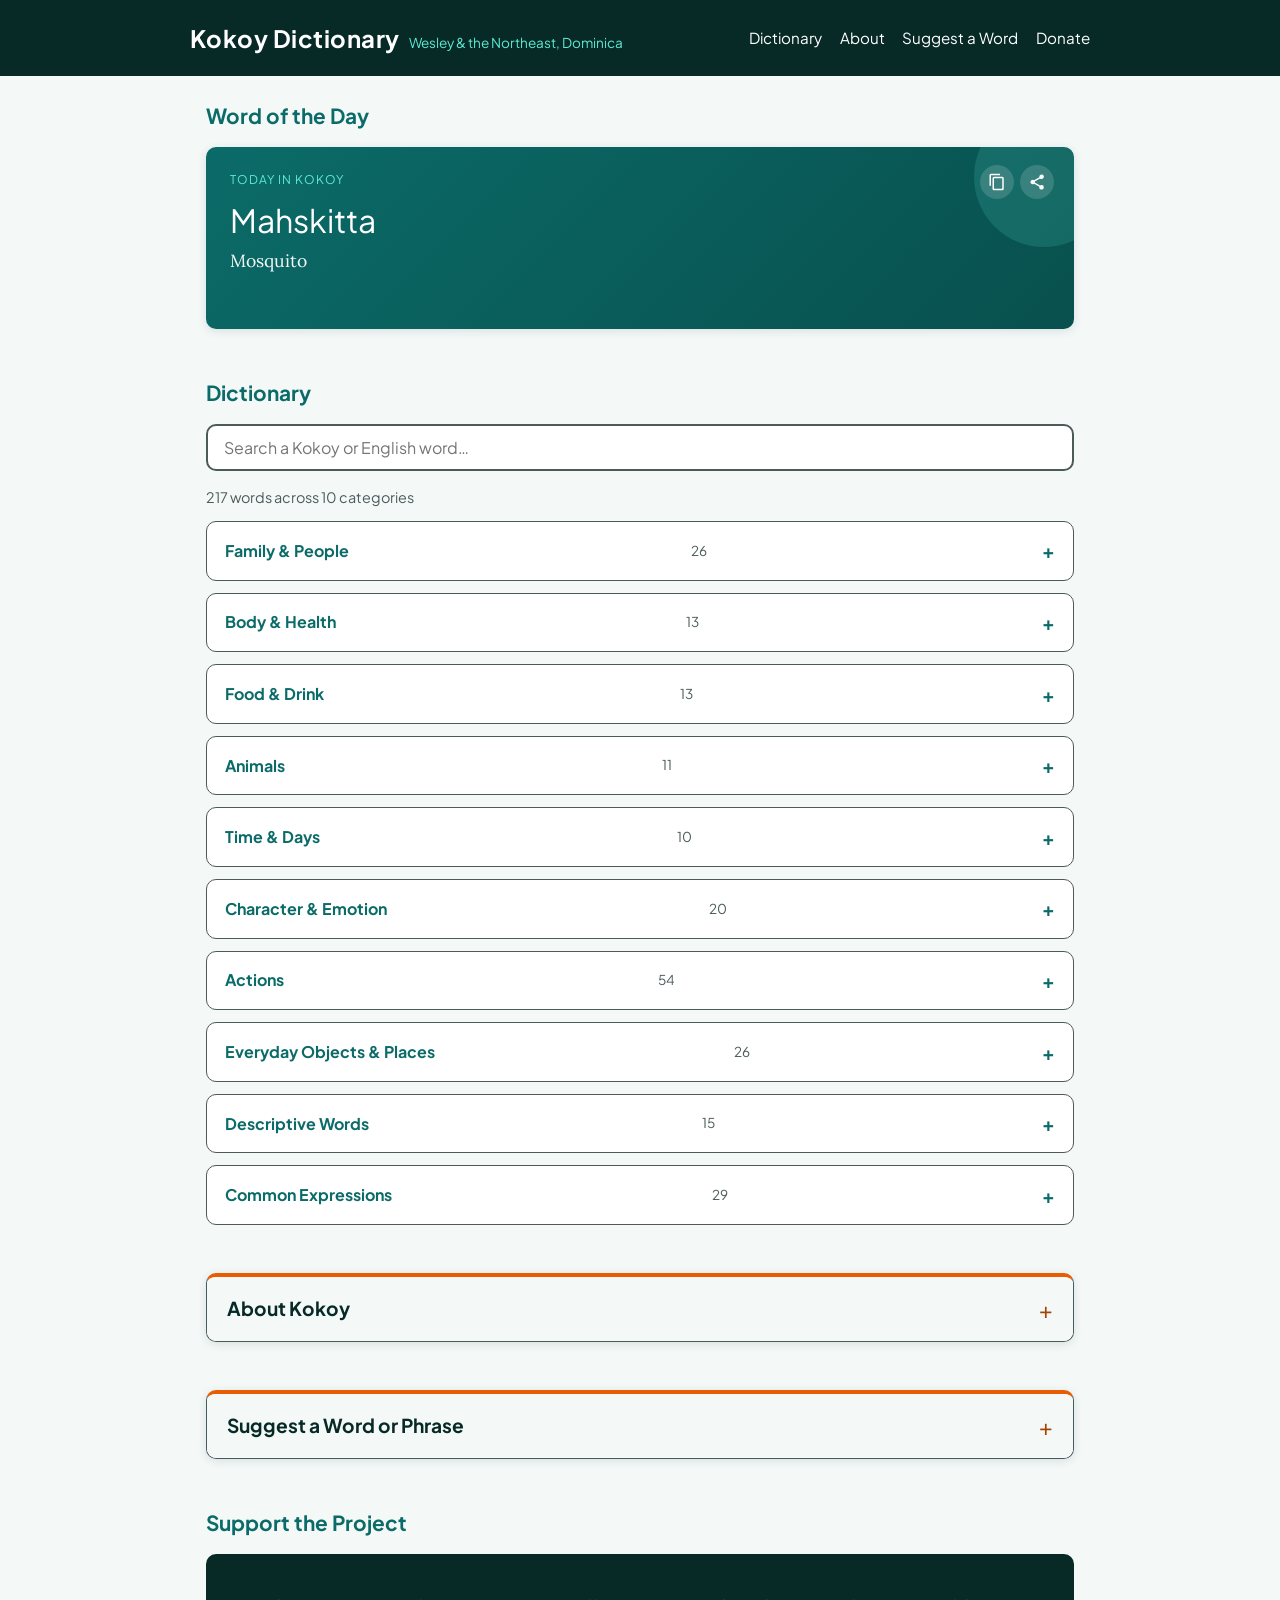
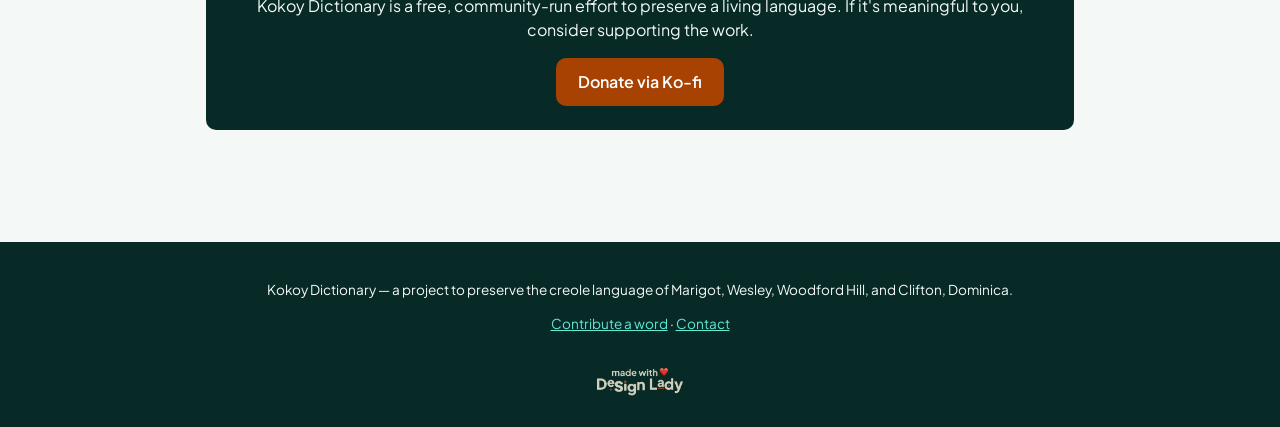
<file: index.html>
<!DOCTYPE html>
<html lang="en">
<head>
<meta charset="UTF-8" />
<meta name="viewport" content="width=device-width, initial-scale=1" />
<title>Kokoy Dictionary — Preserving the Creole of Northeast Dominica</title>
<meta name="description" content="A searchable, community-built dictionary of Kokoy, the English-based creole spoken in Marigot, Wesley, Woodford Hill, and Clifton, Dominica." />
<meta name="theme-color" content="#0B6B68" />
<link rel="manifest" href="manifest.json" />
<link rel="icon" href="icons/icon-192.png" />
<link rel="apple-touch-icon" href="icons/icon-192.png" />
<link rel="preconnect" href="https://fonts.googleapis.com" />
<link rel="preconnect" href="https://fonts.gstatic.com" crossorigin />
<link
  href="https://fonts.googleapis.com/css2?family=Plus+Jakarta+Sans:wght@500;600;700&family=Lora:ital,wght@0,400;0,500;1,400&display=swap"
  rel="stylesheet"
/>
<link rel="stylesheet" href="css/styles.css" />
</head>
<body>
<a class="skip-link" href="#main-content">Skip to main content</a>

<header class="site-header">
  <div class="header-inner">
    <div class="brand">
      <h1>Kokoy Dictionary</h1>
      <p class="tagline">Wesley &amp; the Northeast, Dominica</p>
    </div>
    <nav class="site-nav" aria-label="Primary">
      <ul>
        <li><a href="#dictionary">Dictionary</a></li>
        <li><a href="#about">About</a></li>
        <li><a href="#suggest">Suggest a Word</a></li>
        <li><a href="#donate">Donate</a></li>
      </ul>
    </nav>
  </div>
</header>

<main id="main-content">

  <div id="install-banner" class="install-banner" role="status">
    <span>Install Kokoy Dictionary on your device for offline access.</span>
    <button id="install-btn" class="btn btn-secondary">Install</button>
  </div>

  <section id="wotd" aria-labelledby="wotd-heading">
    <h2 id="wotd-heading">Word of the Day</h2>
    <div class="wotd-card" id="wotd-card">
      <div class="wotd-actions">
        <button type="button" class="icon-btn" id="wotd-copy-btn" aria-label="Copy word of the day">
          <svg viewBox="0 0 24 24" width="18" height="18" aria-hidden="true"><path fill="currentColor" d="M16 1H4a2 2 0 0 0-2 2v14h2V3h12V1Zm3 4H8a2 2 0 0 0-2 2v14a2 2 0 0 0 2 2h11a2 2 0 0 0 2-2V7a2 2 0 0 0-2-2Zm0 16H8V7h11v14Z"/></svg>
        </button>
        <button type="button" class="icon-btn" id="wotd-share-btn" aria-label="Share word of the day">
          <svg viewBox="0 0 24 24" width="18" height="18" aria-hidden="true"><path fill="currentColor" d="M18 16.08a2.9 2.9 0 0 0-1.94.75l-7.02-4.11a2.9 2.9 0 0 0 0-1.44l7.02-4.11a3 3 0 1 0-.94-2.16 3 3 0 0 0 .06.6L8.16 9.72a3 3 0 1 0 0 4.56l7.02 4.11a3 3 0 1 0 2.82-2.31Z"/></svg>
        </button>
      </div>
      <p class="wotd-label">Today in Kokoy</p>
      <p class="wotd-word" id="wotd-word">—</p>
      <p class="wotd-english" id="wotd-english">Loading…</p>
      <p class="wotd-pron" id="wotd-pron"></p>
      <p class="wotd-status" id="wotd-status" role="status" aria-live="polite"></p>
    </div>
  </section>

  <section id="dictionary" aria-labelledby="dictionary-heading">
    <h2 id="dictionary-heading">Dictionary</h2>

    <div class="search-wrap" role="search">
      <label for="search-input" class="visually-hidden">Search Kokoy or English words</label>
      <input
        type="text"
        id="search-input"
        placeholder="Search a Kokoy or English word…"
        autocomplete="off"
      />
    </div>

    <div class="chip-filter" id="category-chips" role="group" aria-label="Filter by category"></div>

    <p class="result-count" id="result-count" aria-live="polite"></p>

    <ul class="word-list" id="word-list"></ul>
  </section>

  <section id="about-section">
    <details class="section-accordion" id="about">
      <summary aria-controls="about-body">
        <h2 id="about-heading">About Kokoy</h2>
      </summary>
      <div class="accordion-body" id="about-body">
        <div class="about-grid">
          <div class="about-item">
            <h3>The Language Gap</h3>
            <p>When the British took over Dominica from the French, they could not communicate with the enslaved people, who spoke French Creole (Kwéyòl). To bridge that gap, the British brought English-speaking enslaved people from Antigua, Montserrat, and St. Kitts to work specific estates, including Hatton Garden and Woodford Hill.</p>
          </div>
          <div class="about-item">
            <h3>A New Culture and Religion</h3>
            <p>These new arrivals brought their own customs, Protestant/Methodist religion, and English-based language, which strongly shaped the northeastern villages of Marigot, Wesley, Woodford Hill, and Clifton.</p>
          </div>
          <div class="about-item">
            <h3>The Birth of Kokoy</h3>
            <p>To communicate across the language barrier, an English-based creole called Kokoy was created, related to the creoles spoken in Jamaica and Antigua.</p>
          </div>
          <div class="about-item">
            <h3>How Kokoy Is Viewed Today</h3>
            <p>Once dismissed as a dialect for the uneducated, Kokoy is now celebrated and widely accepted, with speakers pushing for its recognition as a valid language in its own right.</p>
          </div>
          <div class="about-item">
            <h3>The Name "Kokoy"</h3>
            <p>Its origin is uncertain. Local lore says people from other villages thought the accent sounded like someone choking on a piece of kokoy (dry coconut meat).</p>
          </div>
          <div class="about-item">
            <h3>Why This Project Exists</h3>
            <p>To document and preserve Kokoy for future generations, built and maintained by a community member from Wesley, Dominica.</p>
          </div>
        </div>
      </div>
    </details>
  </section>

  <section id="suggest-section">
    <details class="section-accordion" id="suggest">
      <summary aria-controls="suggest-body">
        <h2 id="suggest-heading">Suggest a Word or Phrase</h2>
      </summary>
      <div class="accordion-body" id="suggest-body">
        <p>Know a Kokoy word, phrase, or correction that belongs here? Submit it below — no account needed.</p>
        <form id="suggest-form">
          <input type="hidden" name="access_key" id="s-access-key" value="" />
          <input type="hidden" name="subject" value="New Kokoy word suggestion" />
          <input
            type="checkbox"
            name="botcheck"
            id="s-botcheck"
            class="visually-hidden"
            tabindex="-1"
            autocomplete="off"
          />

          <label for="s-kokoy">Kokoy word or phrase</label>
          <input type="text" id="s-kokoy" name="kokoy" required />

          <label for="s-english">English meaning</label>
          <input type="text" id="s-english" name="english" required />

          <label for="s-pron">Pronunciation (optional, spelled phonetically)</label>
          <input type="text" id="s-pron" name="pronunciation" />

          <label for="s-example">Example sentence (optional)</label>
          <textarea id="s-example" name="example"></textarea>

          <label for="s-name">Your name or village (optional, for credit)</label>
          <input type="text" id="s-name" name="contributor" />

          <p class="form-hint" id="suggest-hint">Submitted directly to our team. Nothing is posted publicly.</p>

          <div class="form-actions">
            <button type="submit" class="btn btn-primary" aria-describedby="suggest-hint">Submit Suggestion</button>
          </div>

          <p id="suggest-status" class="form-status" role="status" aria-live="polite"></p>
        </form>

        <p class="form-alt">
          Prefer GitHub?
          <button type="button" id="suggest-github-btn" class="link-btn">Submit as a GitHub Issue instead</button>
        </p>
      </div>
    </details>
  </section>

  <section id="donate" aria-labelledby="donate-heading">
    <h2 id="donate-heading">Support the Project</h2>
    <div class="donate-card">
      <p>Kokoy Dictionary is a free, community-run effort to preserve a living language. If it's meaningful to you, consider supporting the work.</p>
      <a id="kofi-link" class="btn btn-donate" href="#" target="_blank" rel="noopener">Donate via Ko-fi</a>
    </div>
  </section>

</main>

<div id="copy-announcer" class="visually-hidden" role="status" aria-live="polite"></div>

<footer>
  <p>Kokoy Dictionary &mdash; a project to preserve the creole language of Marigot, Wesley, Woodford Hill, and Clifton, Dominica.</p>
  <p><a href="#suggest">Contribute a word</a> &middot; <a id="footer-email" href="#">Contact</a></p>
  <a class="made-by" href="https://jerlyn.github.io/" target="_blank" rel="noopener">
    <img src="icons/made.png" alt="Made with Design Lady" width="142" height="53" />
  </a>
</footer>

<script src="js/config.js"></script>
<script src="js/app.js"></script>
</body>
</html>
</file>
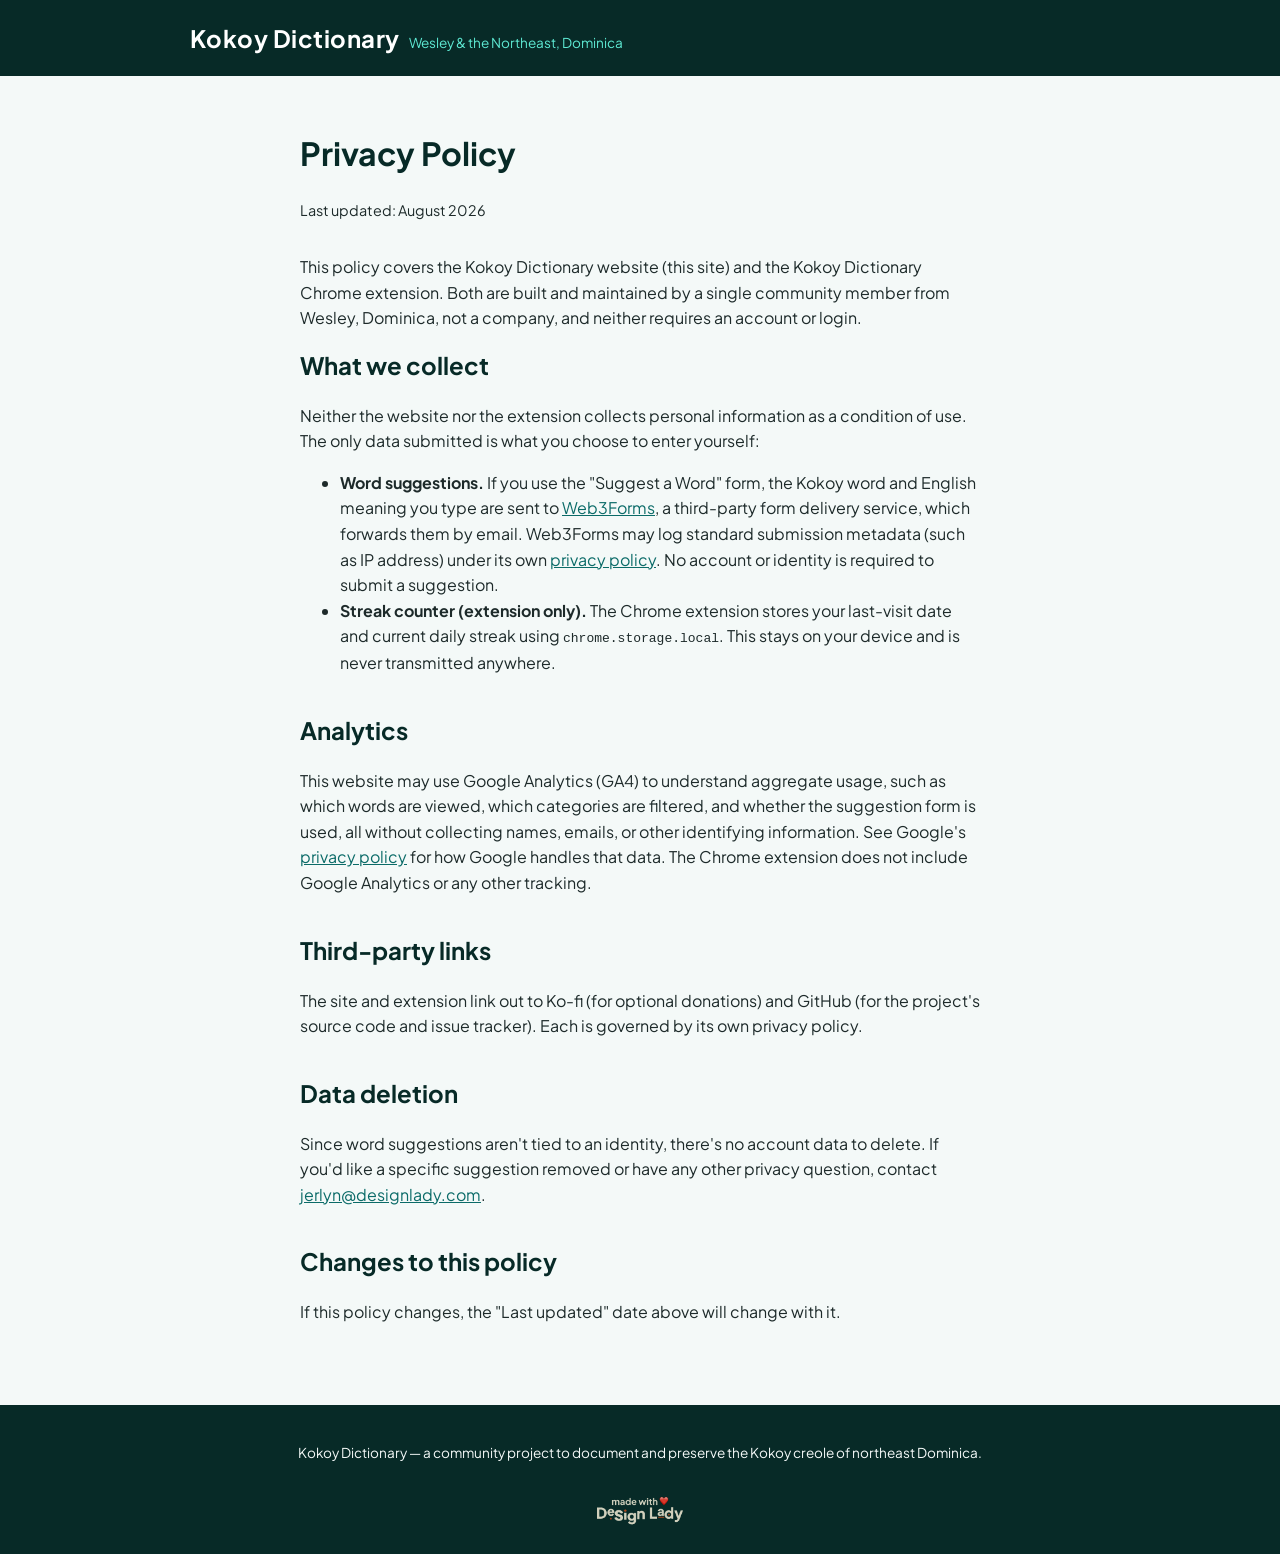
<file: privacy.html>
<!DOCTYPE html>
<html lang="en">
<head>
<meta charset="UTF-8" />
<meta name="viewport" content="width=device-width, initial-scale=1" />
<title>Privacy Policy — Kokoy Dictionary</title>
<meta name="description" content="Privacy policy for the Kokoy Dictionary website and Chrome extension." />
<meta name="theme-color" content="#0B6B68" />
<link rel="icon" href="icons/icon-192.png" />
<link rel="preconnect" href="https://fonts.googleapis.com" />
<link rel="preconnect" href="https://fonts.gstatic.com" crossorigin />
<link
  href="https://fonts.googleapis.com/css2?family=Plus+Jakarta+Sans:wght@500;600;700&family=Lora:ital,wght@0,400;0,500;1,400&display=swap"
  rel="stylesheet"
/>
<link rel="stylesheet" href="css/styles.css" />
<style>
  .policy-main { max-width: 720px; margin: 0 auto; padding: 2rem 1.25rem 4rem; }
  .policy-main h2 { margin-top: 2.25rem; }
  .policy-main h2:first-of-type { margin-top: 1rem; }
  .policy-main p, .policy-main li { color: var(--charcoal); line-height: 1.6; }
  .policy-updated { color: var(--slate); font-size: 0.9rem; margin-bottom: 2rem; }
  .policy-main a { color: var(--teal); }
</style>
</head>
<body>
<a class="skip-link" href="#main-content">Skip to main content</a>

<header class="site-header">
  <div class="header-inner">
    <div class="brand">
      <h1><a href="index.html" style="color:inherit; text-decoration:none;">Kokoy Dictionary</a></h1>
      <p class="tagline">Wesley &amp; the Northeast, Dominica</p>
    </div>
  </div>
</header>

<main id="main-content" class="policy-main">
  <h1>Privacy Policy</h1>
  <p class="policy-updated">Last updated: August 2026</p>

  <p>This policy covers the Kokoy Dictionary website (this site) and the Kokoy Dictionary Chrome extension. Both are built and maintained by a single community member from Wesley, Dominica, not a company, and neither requires an account or login.</p>

  <h2>What we collect</h2>
  <p>Neither the website nor the extension collects personal information as a condition of use. The only data submitted is what you choose to enter yourself:</p>
  <ul>
    <li><strong>Word suggestions.</strong> If you use the "Suggest a Word" form, the Kokoy word and English meaning you type are sent to <a href="https://web3forms.com" target="_blank" rel="noopener">Web3Forms</a>, a third-party form delivery service, which forwards them by email. Web3Forms may log standard submission metadata (such as IP address) under its own <a href="https://web3forms.com/privacy" target="_blank" rel="noopener">privacy policy</a>. No account or identity is required to submit a suggestion.</li>
    <li><strong>Streak counter (extension only).</strong> The Chrome extension stores your last-visit date and current daily streak using <code>chrome.storage.local</code>. This stays on your device and is never transmitted anywhere.</li>
  </ul>

  <h2>Analytics</h2>
  <p>This website may use Google Analytics (GA4) to understand aggregate usage, such as which words are viewed, which categories are filtered, and whether the suggestion form is used, all without collecting names, emails, or other identifying information. See Google's <a href="https://policies.google.com/privacy" target="_blank" rel="noopener">privacy policy</a> for how Google handles that data. The Chrome extension does not include Google Analytics or any other tracking.</p>

  <h2>Third-party links</h2>
  <p>The site and extension link out to Ko-fi (for optional donations) and GitHub (for the project's source code and issue tracker). Each is governed by its own privacy policy.</p>

  <h2>Data deletion</h2>
  <p>Since word suggestions aren't tied to an identity, there's no account data to delete. If you'd like a specific suggestion removed or have any other privacy question, contact <a href="mailto:jerlyn@designlady.com">jerlyn@designlady.com</a>.</p>

  <h2>Changes to this policy</h2>
  <p>If this policy changes, the "Last updated" date above will change with it.</p>
</main>

<footer>
  <p>Kokoy Dictionary &mdash; a community project to document and preserve the Kokoy creole of northeast Dominica.</p>
  <a class="made-by" href="https://designlady.com" target="_blank" rel="noopener">
    <img src="icons/made.png" alt="Made with Design Lady" width="142" height="53" />
  </a>
</footer>

</body>
</html>
</file>
<file: css/styles.css>
/* Kokoy Dictionary — standalone tropical palette (deliberately not the
   Design Lady brand system; this project has its own identity).
   Primary:  #0B6B68 (deep ocean teal)
   Secondary:#E85D04 (sunset coral) — used as --coral-dark (#A74202) for any
             text-bearing use, since white-on-#E85D04 only measures 3.50:1
             and fails the 4.5:1 AA floor for normal text. Reserve plain
             --coral for large decorative fills only, never small text.
   Dark:     #072A27 (deep forest night)
   Accent:   #5EEAD4 (mint — dark backgrounds only, mirrors the old cyan's
             role, see focus-ring note below)
   Neutrals: #FFFFFF, #F4F9F8 (warm white), #1D2A2A (charcoal), #4B5B5A (slate)
   All pairs below verified WCAG AA with a contrast-ratio script, not by
   eye. --mint measures ~1.4:1 on white/warmwhite, so it is ONLY used as
   text/UI color on forest or teal backgrounds (10.4:1+), never on light
   ones — same rule that applied to the old --cyan. */

:root {
  --teal: #0B6B68;
  --teal-hover: #08504E;
  --coral: #E85D04;
  --coral-dark: #A74202;
  --coral-dark-hover: #8B3702;
  --forest: #072A27;
  --mint: #5EEAD4;
  --white: #FFFFFF;
  --warmwhite: #F4F9F8;
  --charcoal: #1D2A2A;
  --slate: #4B5B5A;
  --soft-divider: #CBD5D3;
  /* Flat pre-computed 8% teal-over-white, used for chip/tag fills — a
     solid color, not a live rgba() overlay, so its contrast stays fixed
     and verifiable regardless of what's rendered underneath (deliberately
     avoiding the unpredictable-contrast problem true glassmorphism has). */
  --teal-tint: #EBF3F3;

  /* Headings + UI chrome (nav, buttons, chips, labels): Plus Jakarta Sans,
     geometric and clear at small sizes. Definitions/notes/history content:
     Lora, a serif to give word entries an authentic lexicon feel. Both
     fall back to the system stack if the Google Fonts request can't reach
     the network (e.g. offline PWA use before the font's been cached). */
  --font-heading: "Plus Jakarta Sans", -apple-system, BlinkMacSystemFont, "Segoe UI", Roboto, Helvetica, Arial, sans-serif;
  --font-body: "Plus Jakarta Sans", -apple-system, BlinkMacSystemFont, "Segoe UI", Roboto, Helvetica, Arial, sans-serif;
  --font-serif: "Lora", Georgia, "Times New Roman", serif;
  --radius: 10px;
  --shadow: 0 2px 10px rgba(7, 42, 39, 0.12);
}

* { box-sizing: border-box; }

html { scroll-behavior: smooth; }

body {
  margin: 0;
  font-family: var(--font-body);
  background: var(--warmwhite);
  color: var(--forest);
  line-height: 1.5;
}

/* Skip link for keyboard/screen-reader users */
.skip-link {
  position: absolute;
  left: -999px;
  top: 0;
  background: var(--white);
  color: var(--teal);
  padding: 0.75rem 1rem;
  z-index: 100;
  border-radius: 0 0 8px 0;
}
.skip-link:focus {
  left: 0;
}

.visually-hidden {
  position: absolute;
  width: 1px;
  height: 1px;
  padding: 0;
  margin: -1px;
  overflow: hidden;
  clip: rect(0, 0, 0, 0);
  white-space: nowrap;
  border: 0;
}

/* Focus visibility — WCAG 2.4.7 / 1.4.11 (non-text contrast, 3:1 minimum).
   Purple-on-cyan and cyan-on-navy both clear contrast; purple-on-navy and
   cyan-on-white do not (1.5:1 / 1.6:1) — so the ring color is scoped to
   the background it actually renders against, not applied globally. */
a:focus-visible,
button:focus-visible,
input:focus-visible,
select:focus-visible,
textarea:focus-visible,
[tabindex]:focus-visible {
  outline: 3px solid var(--teal);
  outline-offset: 3px;
}

/* Dark-background containers: swap the ring to cyan so it stays visible. */
header.site-header :focus-visible,
footer :focus-visible,
.donate-card :focus-visible,
.wotd-card :focus-visible {
  outline-color: var(--mint);
}

header.site-header {
  background: var(--forest);
  color: var(--white);
  padding: 1.25rem 1rem;
}

.header-inner {
  max-width: 900px;
  margin: 0 auto;
  display: flex;
  align-items: center;
  justify-content: space-between;
  flex-wrap: wrap;
  gap: 0.75rem;
}

.brand {
  display: flex;
  align-items: baseline;
  gap: 0.6rem;
}

.brand h1 {
  margin: 0;
  font-size: 1.5rem;
  letter-spacing: 0.02em;
}

.brand .tagline {
  color: var(--mint);
  font-size: 0.85rem;
  margin: 0;
}

nav.site-nav ul {
  list-style: none;
  display: flex;
  gap: 1.1rem;
  margin: 0;
  padding: 0;
  flex-wrap: wrap;
}

nav.site-nav a {
  color: var(--white);
  text-decoration: none;
  font-size: 0.95rem;
  border-bottom: 2px solid transparent;
  padding-bottom: 2px;
}

nav.site-nav a:hover,
nav.site-nav a:focus-visible {
  border-bottom-color: var(--mint);
}

main {
  max-width: 900px;
  margin: 0 auto;
  padding: 1.5rem 1rem 4rem;
}

section {
  margin-bottom: 3rem;
}

section > h2 {
  color: var(--teal);
  font-weight: 700;
  font-size: 1.3rem;
  margin-top: 2.5rem;
  margin-bottom: 1rem;
}

section:first-of-type > h2 {
  margin-top: 0;
}

/* Section-level accordion (About, Suggest a Word) — native <details>, so it
   works with zero JS and is keyboard/screen-reader operable by default.
   Styled deliberately bolder than .category-group below: these are site
   sections (structure), not dictionary content, and should read that way
   at a glance rather than blending into the word-browsing list. */
.section-accordion {
  border: 1px solid var(--slate);
  border-top: 4px solid var(--coral);
  border-radius: var(--radius);
  background: var(--white);
  box-shadow: var(--shadow);
  overflow: hidden;
}

.section-accordion > summary {
  cursor: pointer;
  list-style: none;
  display: flex;
  align-items: center;
  justify-content: space-between;
  gap: 0.75rem;
  padding: 1.1rem 1.25rem;
  background: var(--warmwhite);
}

.section-accordion > summary::-webkit-details-marker { display: none; }

.section-accordion > summary h2 {
  margin: 0;
  border-bottom: none;
  padding-bottom: 0;
  font-size: 1.2rem;
}

.section-accordion > summary::after {
  content: "+";
  font-size: 1.4rem;
  line-height: 1;
  color: var(--coral-dark);
  flex-shrink: 0;
  transition: transform 0.15s ease;
}

.section-accordion[open] > summary::after {
  content: "\2212"; /* minus sign */
}

.section-accordion .accordion-body {
  padding: 1.25rem;
}

/* Category groups (below, in the Dictionary section) stay deliberately
   plain and flat by contrast — content chunks, not navigation. */

/* Word of the day */
.wotd-card {
  /* Gradient between two already-verified colors (6.33:1 and 9.26:1 for
     white text) rather than introducing an unverified third color — every
     point along the ramp stays comfortably above the 4.5:1 floor. */
  background: linear-gradient(135deg, var(--teal) 0%, var(--teal-hover) 100%);
  color: var(--white);
  border-radius: var(--radius);
  padding: 1.5rem;
  box-shadow: var(--shadow);
  position: relative;
  overflow: hidden;
}

.wotd-card::before {
  content: "";
  position: absolute;
  right: -40px;
  top: -40px;
  width: 140px;
  height: 140px;
  border-radius: 50%;
  background: var(--mint);
  opacity: 0.15;
}

.wotd-label {
  text-transform: uppercase;
  font-size: 0.75rem;
  letter-spacing: 0.08em;
  color: var(--mint);
  margin: 0 0 0.4rem;
}

.wotd-word {
  font-size: 2rem;
  margin: 0;
  font-family: var(--font-heading);
  padding-right: 5rem; /* keeps long words from running under the icons */
}

.wotd-actions {
  position: absolute;
  top: 1.1rem;
  right: 1.25rem;
  display: flex;
  gap: 0.35rem;
  z-index: 2;
}

.icon-btn {
  display: inline-flex;
  align-items: center;
  justify-content: center;
  width: 34px;
  height: 34px;
  padding: 0;
  border: none;
  border-radius: 50%;
  background: rgba(255, 255, 255, 0.15);
  color: var(--white);
  cursor: pointer;
}

.icon-btn:hover {
  background: rgba(255, 255, 255, 0.28);
}

.wotd-status {
  /* White, not mint: mint-on-teal measures 4.28:1 at the gradient's darker
     end, just under the 4.5:1 text floor. White clears 6.33:1/9.26:1
     across the whole gradient, so it's safe regardless of where this text
     sits on the card. */
  margin: 0.5rem 0 0;
  font-size: 0.85rem;
  font-weight: 600;
  color: var(--white);
  min-height: 1.1em;
}

.wotd-english {
  font-size: 1.1rem;
  margin: 0.25rem 0 0.75rem;
  color: var(--warmwhite);
  font-family: var(--font-serif);
}

.wotd-pron {
  font-style: italic;
  color: var(--warmwhite);
  opacity: 0.85;
  font-family: var(--font-serif);
}

/* Search */
.search-wrap {
  display: flex;
  gap: 0.6rem;
  flex-wrap: wrap;
  margin-bottom: 1rem;
}

#search-input {
  flex: 1 1 240px;
  padding: 0.7rem 1rem;
  font-size: 1rem;
  border: 2px solid var(--slate);
  border-radius: var(--radius);
  background: var(--white);
  color: var(--forest);
}

#search-input:focus-visible {
  border-color: var(--teal);
}

/* Category chips — replace the old single-select dropdown. Toggle buttons,
   one active at a time, "All" included. */
.chip-filter {
  display: flex;
  flex-wrap: wrap;
  gap: 0.5rem;
  margin: 0 0 1rem;
}

/* Shown only once search or a category is active — see renderResults() in
   app.js. While browsing, the accordion headers already list categories. */
.chip-filter--hidden {
  display: none;
}

.chip {
  border: 1px solid transparent;
  background: var(--teal-tint);
  color: var(--teal);
  border-radius: 999px;
  padding: 0.45rem 0.9rem;
  font-size: 0.85rem;
  font-weight: 600;
  cursor: pointer;
}

.chip:hover {
  border-color: var(--teal);
}

.chip[aria-pressed="true"] {
  background: var(--teal);
  color: var(--white);
  box-shadow: 0 2px 8px rgba(11, 107, 104, 0.35);
}

.result-count {
  color: var(--slate);
  font-size: 0.9rem;
  margin: 0 0 0.75rem;
}

/* Word list */
.word-list {
  list-style: none;
  margin: 0;
  padding: 0;
  display: grid;
  gap: 0.75rem;
}

.word-card {
  background: var(--white);
  border: 1px solid var(--slate);
  border-radius: var(--radius);
  padding: 1rem 1.1rem;
}

.word-card summary {
  cursor: pointer;
  list-style: none;
  display: flex;
  align-items: baseline;
  justify-content: space-between;
  gap: 0.75rem;
  flex-wrap: wrap;
}

.word-card summary::-webkit-details-marker { display: none; }

.word-copy-btn {
  align-self: center;
  display: inline-flex;
  align-items: center;
  justify-content: center;
  width: 28px;
  height: 28px;
  padding: 0;
  border: none;
  border-radius: 50%;
  background: transparent;
  color: var(--teal);
  cursor: pointer;
  flex-shrink: 0;
}

.word-copy-btn:hover {
  background: var(--teal-tint);
}

.word-copy-btn.copied {
  background: var(--teal);
  color: var(--white);
}

.word-kokoy {
  font-weight: 700;
  font-size: 1.15rem;
  color: var(--teal);
}

.word-english {
  color: var(--charcoal);
}

.word-tag {
  display: inline-block;
  background: var(--warmwhite);
  color: var(--teal);
  border: 1px solid var(--teal);
  border-radius: 999px;
  padding: 0.1rem 0.6rem;
  font-size: 0.75rem;
  margin-left: 0.5rem;
}

.word-detail {
  margin-top: 0.7rem;
  padding-top: 0.7rem;
  border-top: 1px dashed var(--soft-divider);
  color: var(--charcoal);
  font-size: 0.95rem;
  font-family: var(--font-serif);
}

.word-detail dt {
  font-weight: 600;
  color: var(--slate);
  margin-top: 0.5rem;
}

.word-detail dd {
  margin: 0.15rem 0 0;
}

.empty-state {
  color: var(--slate);
  padding: 2rem 1rem;
  text-align: center;
}

/* Category groups — collapsed by default in the grouped (browse) view, so
   mobile lands on ~10 tappable rows instead of scrolling 217 words. */
.category-group {
  background: var(--white);
  border: 1px solid var(--slate);
  border-radius: var(--radius);
  overflow: hidden;
}

.category-group > summary {
  cursor: pointer;
  list-style: none;
  display: flex;
  align-items: center;
  justify-content: space-between;
  gap: 0.75rem;
  padding: 0.9rem 1.1rem;
  font-weight: 700;
  color: var(--teal);
}

.category-group > summary::-webkit-details-marker { display: none; }

.category-group > summary::after {
  content: "+";
  font-size: 1.2rem;
  color: var(--teal);
  flex-shrink: 0;
}

.category-group[open] > summary::after {
  content: "\2212";
}

.category-group .category-count {
  color: var(--slate);
  font-weight: 400;
  font-size: 0.85rem;
  margin-left: 0.4rem;
}

.category-group .word-list {
  padding: 0 0.75rem 0.75rem;
}

.category-group .word-card {
  border-color: var(--warmwhite);
  background: var(--warmwhite);
}

/* Buttons */
.btn {
  display: inline-block;
  padding: 0.75rem 1.4rem;
  border-radius: var(--radius);
  font-weight: 600;
  text-decoration: none;
  border: none;
  cursor: pointer;
  font-size: 1rem;
}

.btn-primary {
  background: var(--teal);
  color: var(--white);
}
.btn-primary:hover, .btn-primary:focus-visible { background: var(--teal-hover); }

.btn-donate {
  /* White on plain --coral is 3.31:1 (fails AA); pink-dark clears 4.80:1. */
  background: var(--coral-dark);
  color: var(--white);
}
.btn-donate:hover, .btn-donate:focus-visible { background: var(--coral-dark-hover); }

.btn-secondary {
  background: var(--white);
  color: var(--teal);
  border: 2px solid var(--teal);
}
.btn-secondary:hover, .btn-secondary:focus-visible { background: var(--warmwhite); }

/* Forms */
label {
  display: block;
  font-weight: 600;
  margin: 0.9rem 0 0.3rem;
  color: var(--charcoal);
}

input[type="text"],
input[type="email"],
textarea,
select {
  width: 100%;
  padding: 0.65rem 0.8rem;
  border: 2px solid var(--soft-divider);
  border-radius: 8px;
  font-family: inherit;
  font-size: 1rem;
  color: var(--forest);
  background: var(--white);
}

textarea { min-height: 90px; resize: vertical; }

.form-hint {
  color: var(--slate);
  font-size: 0.85rem;
  margin: 0.2rem 0 0;
}

.form-actions {
  margin-top: 1.2rem;
}

.form-status {
  margin: 0.75rem 0 0;
  font-weight: 600;
  color: var(--teal);
  min-height: 1.2em;
}

.form-alt {
  margin: 1.25rem 0 0;
  padding-top: 1.1rem;
  border-top: 1px dashed var(--soft-divider);
  color: var(--slate);
  font-size: 0.9rem;
  display: flex;
  align-items: center;
  gap: 0.6rem;
  flex-wrap: wrap;
}

/* Styled as a plain text link, not a button, on purpose: it's a quieter
   secondary path and shouldn't visually compete with the real submit
   button above it. Kept as a <button> element (not <a>) since it triggers
   a JS action, not a navigation, that distinction matters for screen
   reader users even though it reads as a link. */
.link-btn {
  background: none;
  border: none;
  padding: 0;
  font: inherit;
  font-size: 0.9rem;
  font-weight: 600;
  color: var(--teal);
  text-decoration: underline;
  text-underline-offset: 2px;
  cursor: pointer;
}

.link-btn:hover,
.link-btn:focus-visible {
  color: var(--teal-hover);
}

/* About — semantic grid instead of consecutive bolded paragraphs */
.about-grid {
  display: grid;
  grid-template-columns: 1fr;
  gap: 1.1rem;
  margin: 0;
}

.about-item {
  background: var(--white);
  border: 1px solid var(--soft-divider);
  border-radius: var(--radius);
  padding: 1.1rem 1.25rem;
  box-shadow: var(--shadow);
}

.about-item h3 {
  margin: 0 0 0.4rem;
  color: var(--teal);
  font-size: 1.05rem;
}

.about-item p {
  margin: 0;
  color: var(--charcoal);
  font-family: var(--font-serif);
  line-height: 1.6;
}

@media (min-width: 640px) {
  .about-grid {
    grid-template-columns: repeat(2, 1fr);
  }
}

/* Donate section */
.donate-card {
  background: var(--forest);
  color: var(--white);
  border-radius: var(--radius);
  padding: 1.5rem;
  text-align: center;
}
.donate-card p { color: var(--warmwhite); }

footer {
  background: var(--forest);
  color: var(--warmwhite);
  text-align: center;
  padding: 1.5rem 1rem;
  font-size: 0.85rem;
}

footer a { color: var(--mint); }

.made-by {
  display: inline-block;
  margin-top: 1.1rem;
  opacity: 0.85;
  transition: opacity 0.15s ease;
}

.made-by:hover,
.made-by:focus-visible {
  opacity: 1;
}

.made-by img {
  display: block;
  height: 32px;
  width: auto;
}

.install-banner {
  display: none;
  align-items: center;
  justify-content: space-between;
  gap: 1rem;
  background: var(--mint);
  color: var(--forest);
  padding: 0.75rem 1rem;
  border-radius: var(--radius);
  margin-bottom: 1.5rem;
}
.install-banner.visible { display: flex; }
.install-banner button { flex-shrink: 0; }

@media (max-width: 600px) {
  .brand h1 { font-size: 1.25rem; }
  .wotd-word { font-size: 1.6rem; }
}
</file>
